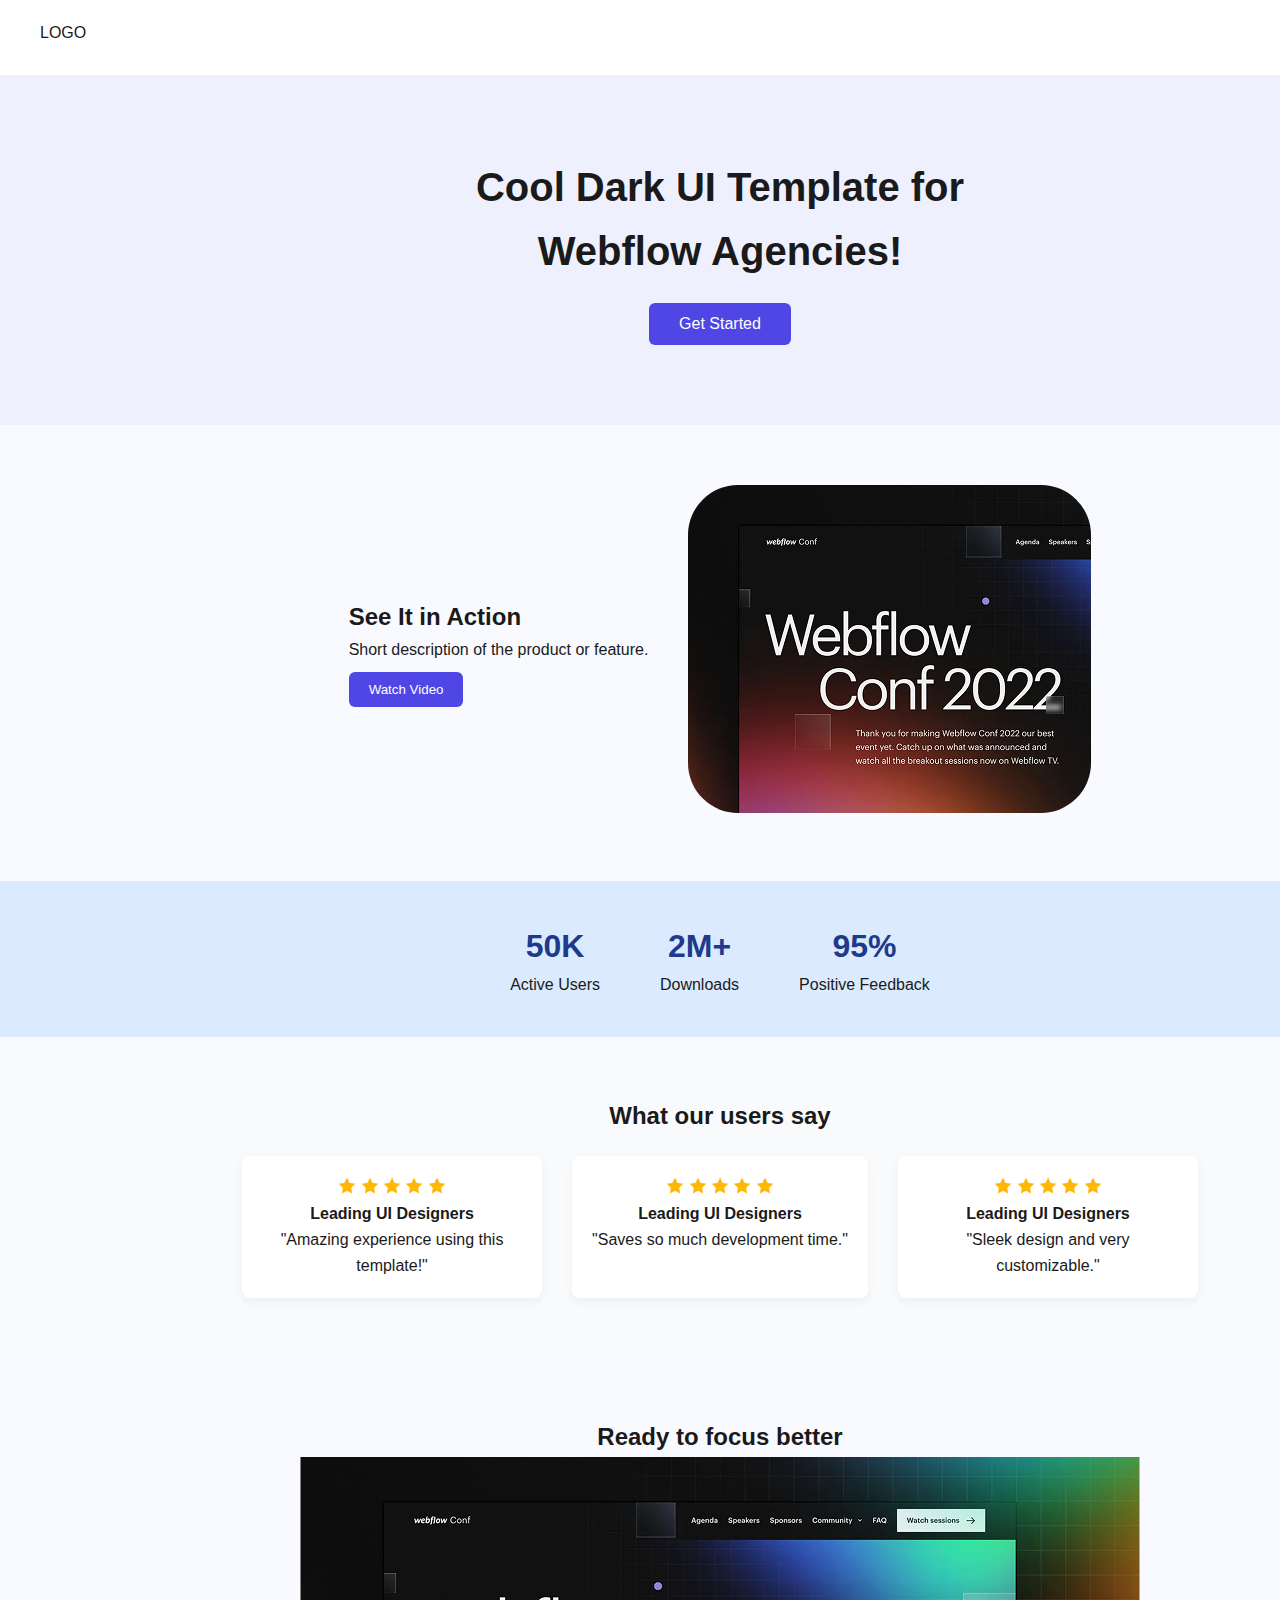
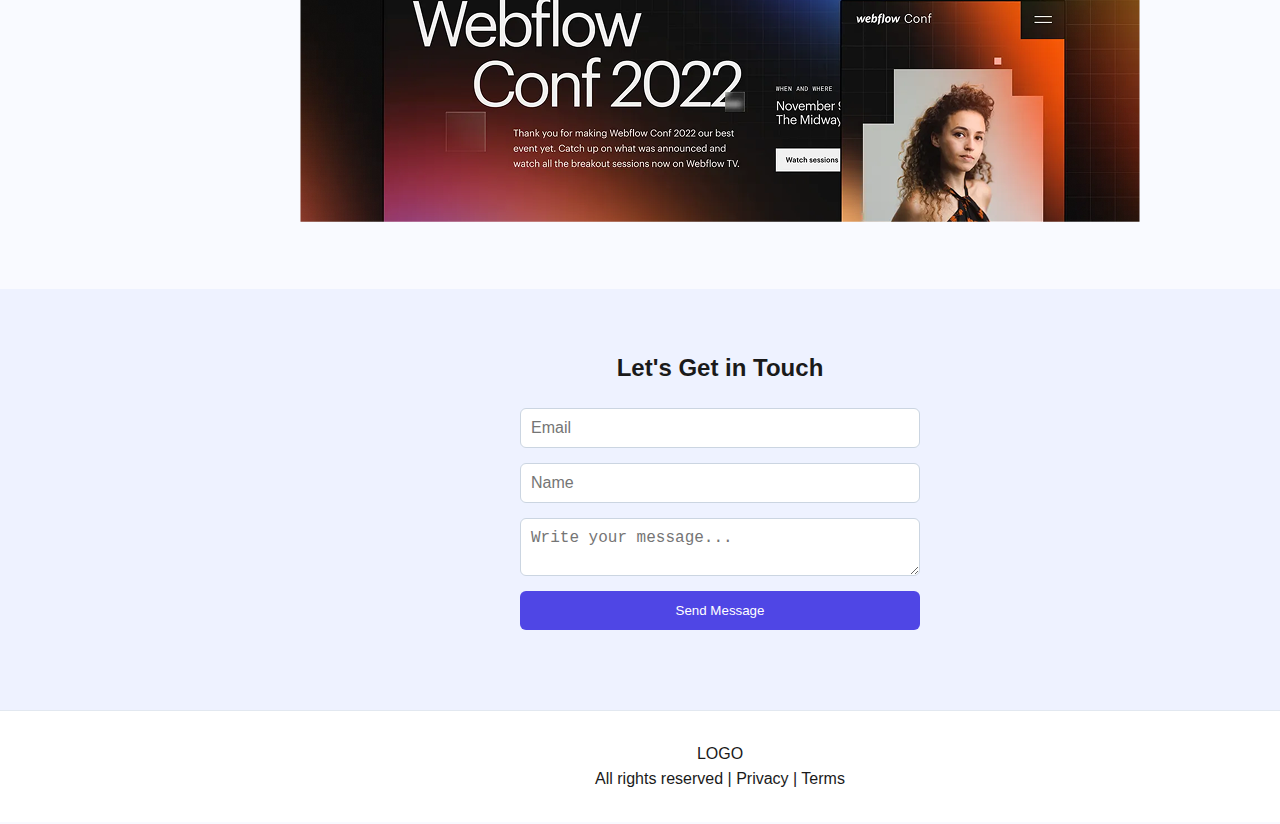
<file: index.html>
<!DOCTYPE html>
<html lang="en">
<head>
  <meta charset="UTF-8" />
  <meta name="viewport" content="width=device-width, initial-scale=1.0"/>
  <title>Webflow Agency Template</title>
  <link rel="stylesheet" href="style.css" />
</head>
<body>
  <header class="navbar">
    <div class="logo">LOGO</div>
    <button class="nav-button my">Sign up</button>
  </header>

  <section class="hero">
    <h1>Cool Dark UI Template for<br>Webflow Agencies!</h1>
    <button class="cta-btn my">Get Started</button>
  </section>

  <section class="video-section">
    <div class="left">
      <h2>See It in Action</h2>
      <p>Short description of the product or feature.</p>
      <button class="video-btn my">Watch Video</button>
    </div>
    <div class="right">
      <img src="./wc-mini.png" alt=""/>
    </div>
  </section>

  <section class="stats">
    <div class="stat-item"><h3>50K</h3><p>Active Users</p></div>
    <div class="stat-item"><h3>2M+</h3><p>Downloads</p></div>
    <div class="stat-item"><h3>95%</h3><p>Positive Feedback</p></div>
  </section>

  <section class="testimonials">
    <h2>What our users say</h2>
    <div class="testimonial-cards">
      <div class="card">
        <p><img src="./icon-star.png" alt=""></p>
        <p><img src="./icon-star.png" alt=""></p>
        <p><img src="./icon-star.png" alt=""></p>
        <p><img src="./icon-star.png" alt=""></p>
        <p><img src="./icon-star.png" alt=""></p>
        <h4>Leading UI Designers</h4>
        <p>"Amazing experience using this template!"</p>
      </div>
      <div class="card">
         <p><img src="./icon-star.png" alt=""></p>
        <p><img src="./icon-star.png" alt=""></p>
        <p><img src="./icon-star.png" alt=""></p>
        <p><img src="./icon-star.png" alt=""></p>
        <p><img src="./icon-star.png" alt=""></p>
        <h4>Leading UI Designers</h4>
        <p>"Saves so much development time."</p>
      </div>
      <div class="card">
         <p><img src="./icon-star.png" alt=""></p>
        <p><img src="./icon-star.png" alt=""></p>
        <p><img src="./icon-star.png" alt=""></p>
        <p><img src="./icon-star.png" alt=""></p>
        <p><img src="./icon-star.png" alt=""></p>
        <h4>Leading UI Designers</h4>
        <p>"Sleek design and very customizable."</p>
      </div>
    </div>
  </section>

  <section class="focus">
    <h2>Ready to focus better</h2>
    <img src="./wc-big.png" alt="" />
  </section>

  <section class="contact">
    <h2>Let's Get in Touch</h2>
    <form>
      <input type="text" placeholder="Email" required />
      <input type="text" placeholder="Name" required />
      <textarea placeholder="Write your message..." required></textarea>
      <button type="submit" class="my">Send Message</button>
    </form>
  </section>

  <footer>
    <div class="footer-logo">LOGO</div>
    <p>All rights reserved | Privacy | Terms</p>
  </footer>
</body>
</html>
</file>
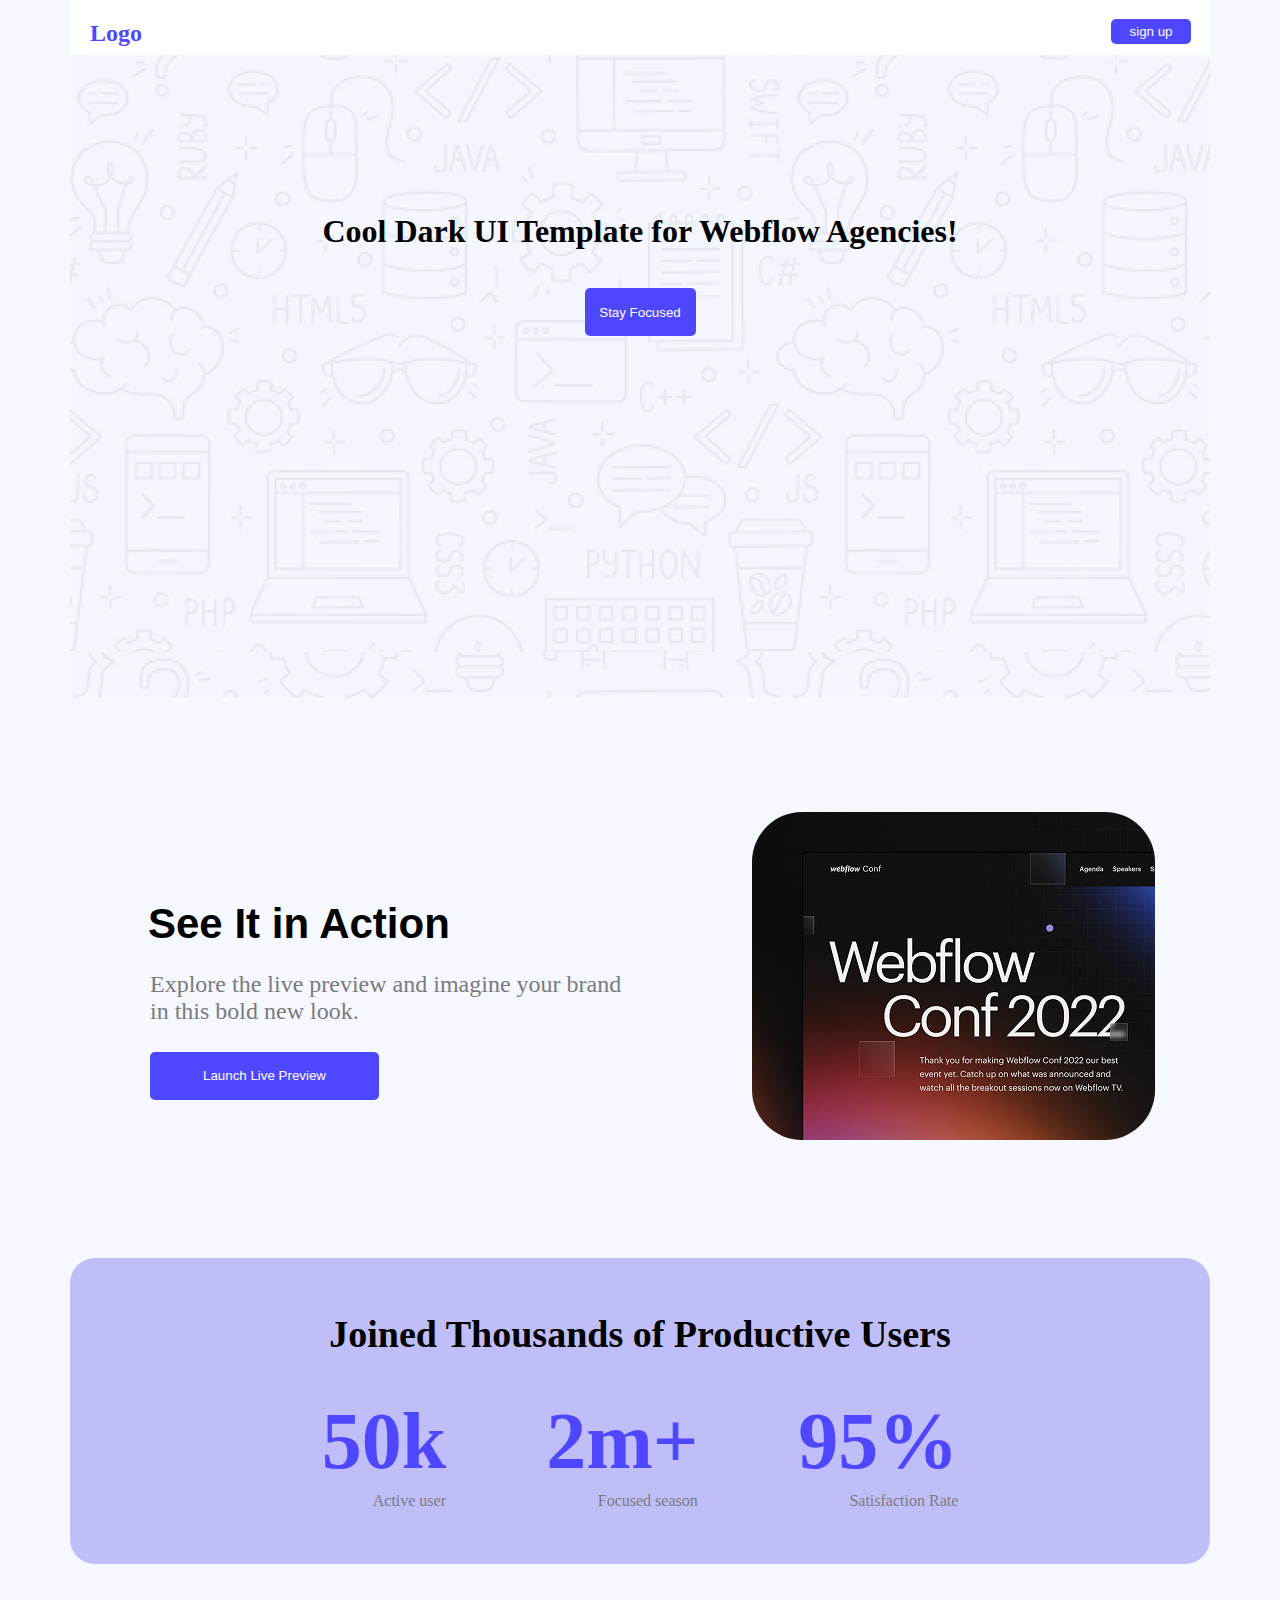
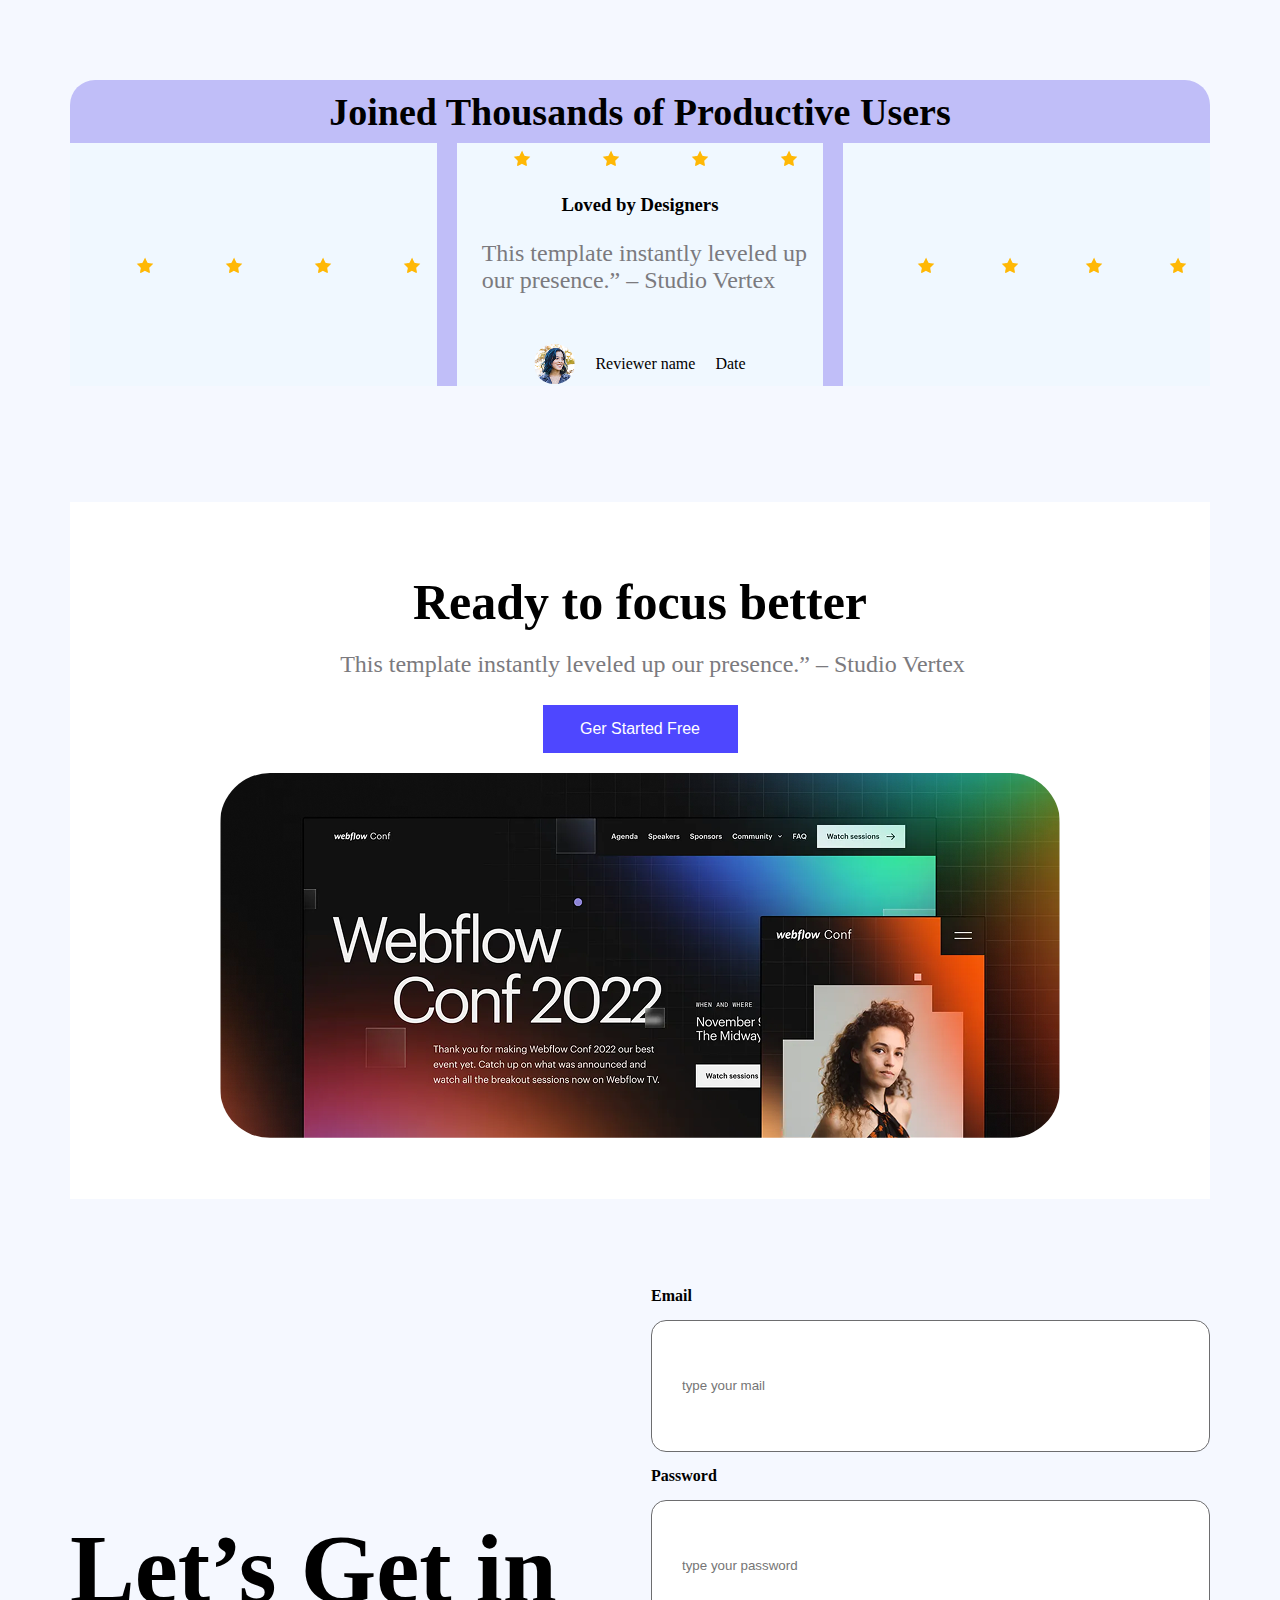
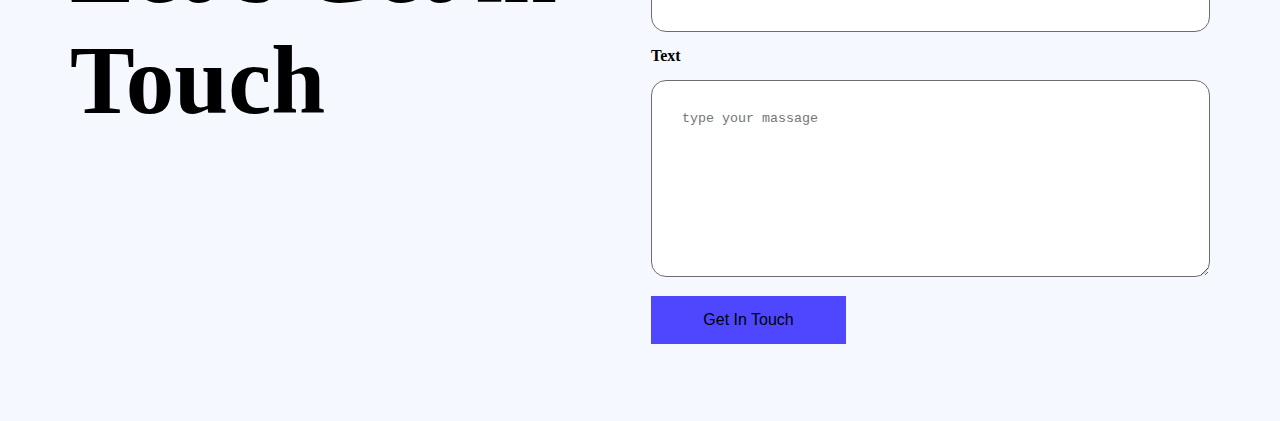
<file: index1.html>
<!DOCTYPE html>
<html lang="en">
<head>
    <meta charset="UTF-8">
    <meta name="viewport" content="width=device-width, initial-scale=1.0">
    <title>Document</title>
    <link rel="stylesheet" href="style1.css">
</head>
<body>
    <header class="header">
    <nav>
        <h2 class="logo">Logo</h2>
        <button class="sign"><a href="https://commicplan.com" target="_blank">sign up</a></button>
    </nav>
    <div class="content">
        <h1>Cool Dark UI Template for Webflow Agencies!</h1>
        <button class="sta signs"><a href="https://commicplan.com" target="_blank">Stay Focused</a></button>
    </div>
    </header>
    <main>
        <div class="image">
            <div class="titel">
                <h2 class="con">See It in Action</h2>
                <p>Explore the live preview and imagine your brand in this bold new look.</p>
                <button class="launch"><a href="https://commicplan.com" target="_blank">Launch Live Preview</a></button>
            </div>
            <div class="imgage">
                <img src="./wc-mini.png" alt="">
            </div>
        </div>
        <div class="container">
            <h2 class="joined">Joined Thousands of Productive Users</h2>
            <div class="count">
                <div class="fiftykay">
                    <span class="kay">50k</span><br>
                    <span class="active">Active user</span>
                </div>
                <div class="twomillion">
                    <span class="kay">2m+</span><br>
                    <span class="active">Focused season</span>
                </div>
                <div class="ninetyfivepercent">
                    <span class="kay">95%</span><br>
                    <span class="active">Satisfaction Rate</span>
                </div>
            </div>
        </div>
        <div class="maincard">
            <h2 class="head">Joined Thousands of Productive Users</h2>
            <div class="card">
                <div class="card1">
                    <div class="active"><img src="./icon-star.png" alt=""></div>
                    <div class="active"><img src="./icon-star.png" alt=""></div>
                    <div class="active"><img src="./icon-star.png" alt=""></div>
                    <div class="active"><img src="./icon-star.png" alt=""></div>            
                </div>

                <div class="card2">
                    <div class="active"><img src="./icon-star.png" alt=""></div>
                    <div class="active"><img src="./icon-star.png" alt=""></div>
                    <div class="active"><img src="./icon-star.png" alt=""></div>
                    <div class="active"><img src="./icon-star.png" alt=""></div><br>
                    <h3>Loved by Designers</h3>
                    <p>This template instantly leveled up our presence.” – Studio Vertex</p>
                    <img src="./avatar.png" alt="">
                    <span class="name">Reviewer name</span>       
                    <span class="dateof">Date</span>
                </div>

                <div class="card3">
                <div class="active"><img src="./icon-star.png" alt=""></div>
                    <div class="active"><img src="./icon-star.png" alt=""></div>
                    <div class="active"><img src="./icon-star.png" alt=""></div>
                    <div class="active"><img src="./icon-star.png" alt=""></div>
                </div>
            </div>
        </div>
        <div class="white">
            <h2 class="whead">Ready to focus better</h2>
            <p>This template instantly leveled up our presence.” – Studio Vertex</p>
            <button class="wbtn"><a href="https://commicplan.com/login" target="_blank">Ger Started Free</a></button>
            <div class="imagd">
                <img src="./wc-big.png" alt="">
            </div>
        </div>
        <div class="forms">
            <div class="headi"><h1>Let’s Get in Touch</h1></div>
            <!-- <div class="box"> -->
                <form action="" method="get">
                <label for="emails"><b>Email</b></label><br>
                <input type="email" placeholder="type your mail" id="emails" required><br>
                <label for="Pass"><b>Password</b></label><br>
                <input type="Password" placeholder="type your password" id="Pass" required><br>
                <label for="test"><b>Text</b></label><br>
                <textarea name="massage" id="test" placeholder="type your massage" required></textarea>
                <button type="submit" class="subm">Get In Touch</button>
            </form>
            <!-- </div> -->
        </div>
    </main>
    <footer>

    </footer>
</body>
</html>
</file>
<file: style.css>
* {
  margin: 0;
  padding: 0;
  box-sizing: border-box;
}
body {
  margin: 0 auto;
  width: 1440px;
  font-family: 'Segoe UI', sans-serif;
  background: #f9faff;
  color: #1a1a1a;
  line-height: 1.6;
}
.navbar {
  display: flex;
  justify-content: space-between;
  padding: 20px 40px;
  background: #fff;
  box-shadow: 0 2px 8px rgba(0,0,0,0.05);
}
.nav-button {
  background: #4f46e5;
  color: white;
  border: none;
  padding: 10px 20px;
  border-radius: 6px;
  cursor: pointer;
}
.hero {
  text-align: center;
  padding: 80px 20px;
  background: #eef1fd;
}
.hero h1 {
  font-size: 2.5rem;
  margin-bottom: 20px;
}
.cta-btn {
  background: #4f46e5;
  color: #fff;
  padding: 12px 30px;
  border: none;
  border-radius: 6px;
  font-size: 1rem;
  cursor: pointer;
}
.video-section {
  display: flex;
  padding: 60px 40px;
  gap: 40px;
  align-items: center;
  justify-content: center;
}
.video-section .left {
  max-width: 400px;
}
.video-btn {
  background: #4f46e5;
  color: #fff;
  border: none;
  padding: 10px 20px;
  margin-top: 10px;
  border-radius: 6px;
}
.stats {
  display: flex;
  justify-content: center;
  gap: 60px;
  background: #dbeafe;
  padding: 40px 20px;
  text-align: center;
}
.stats .stat-item h3 {
  font-size: 2rem;
  color: #1e3a8a;
}
.testimonials {
  padding: 60px 20px;
  background: #f8fafc;
  text-align: center;
}
.testimonial-cards {
  display: flex;
  justify-content: center;
  gap: 30px;
  margin-top: 20px;
}
.card {
  background: white;
  padding: 20px;
  border-radius: 8px;
  box-shadow: 0 4px 10px rgba(0,0,0,0.05);
  max-width: 300px;
}
.focus {
  text-align: center;
  padding: 60px 20px;
}
.contact {
  background: #eef2ff;
  padding: 60px 20px;
  text-align: center;
}
.contact form {
  max-width: 400px;
  margin: 20px auto;
  display: flex;
  flex-direction: column;
  gap: 15px;
}
.contact input, .contact textarea {
  padding: 10px;
  border: 1px solid #cbd5e1;
  border-radius: 6px;
  font-size: 1rem;
}

.contact button {
  background: #4f46e5;
  color: #fff;
  border: none;
  padding: 12px;
  border-radius: 6px;
  cursor: pointer;
}

footer {
  text-align: center;
  padding: 30px;
  background: #fff;
  border-top: 1px solid #e2e8f0;
}
.right img{
    border-radius: 50px;
}
.my:hover{
    background-color: tomato;
    cursor: pointer;
}
.card p{
  display: inline-block;
}
</file>
<file: style1.css>
*{
    border: 0;
    margin: 0;
    padding: 0;
}
body{
    background-color:#F5F8FF;
}
.header{
    width: 1140px;
    height: 698px;
    background-image: url(./Hero-bg.png);
    margin: 0 auto;
}
nav{
    width: 1140px;
    height: 55px;
    background-color: rgb(255, 255, 255);
    display: flex;
    justify-content: space-between;
    margin-bottom: 158px;
}
.sign{
    width: 80px;
    height: 25px;
    background-color: #4E47FF;
    margin: 19px;
    border-radius: 5px;
}
.signs{
    width: 111px;
    height: 48px;
    background-color: #4E47FF;
    margin: 19px;
    border-radius: 5px;
}

.content{
    display: flex;
    justify-content: center;
    flex-direction: column;
    text-align: center;
}
.sta{
    margin: 38px auto;
}
.logo{
    margin: 20px;
    color: #4E47FF;
    font-weight: bold;
}
a{
    color: white;
    text-decoration: none;
}
.image{
    width: 1140px;
    height: 328px;
    display: flex;
    justify-content: space-around;
    margin:0 auto;
    padding-top: 116px;
    align-items: center;
}
img{
    border-radius: 50px;
}
.titel{
    width: 517px;
    height: 203px;
}
.con{
    margin: 23px;
    font-family: sans-serif;
    font-weight: bold;
    font-size: 42px;
}
p{
    color:#7b7a7e;
    font-size: 24px;
    margin-left:25px;
    margin-bottom: 27px;
}
.launch{
    width: 229px;
    height: 48px;
    border-radius: 5px;
    background-color: #4E47FF;
    margin-left:25px;
}
.container{
    width: 1140px;
    height: 306px;
    background-color: #c0bef8;
    display: flex;
    flex-direction: column;
    justify-content: center;
    margin: 116px auto;
    align-items: center;
    border-radius: 25px;
}
.joined{
    display: flex;
    justify-content: center;
    flex-direction: column;
    align-items: center;
    text-align: center;
    font-weight: bold;
    font-size: 38px;
}
.count{
    margin-top: 40px;
    display: flex;
    justify-content: center;
    text-align: center;
}
.kay{
    color: #4E47FF;
    font-size: 80px;
    font-weight: bold;
    margin: 50px;
}
.active{
    color: #7b7a7e;
}
.maincard{
    width: 1140px;
    height: 306px;
    background-color: #c0bef8;
    display: flex;
    flex-direction: column;
    justify-content: center;
    margin: 116px auto;
    align-items: center;
    border-radius: 25px;
}
.head{
    width: 1140px;
    height: 306px;
    display: flex;
    justify-content: center;
    flex-direction: column;
    align-items: center;
    text-align: center;
    font-weight: bold;
    font-size: 38px;
}
.card{
    width: 1140px;
    height: 342px;
    display: flex;
    justify-content:space-between;
    align-items: center;
    gap: 20px;
}
.card1{
    width: 380px;
    height: 243px;
    background-color: aliceblue;
    display: flex;
    justify-content: center;
    gap: 20px;
    align-items: center;
    flex-wrap: wrap;
}
.card2{
    width: 380px;
    height: 243px;
    background-color: aliceblue;
    display: flex;
    justify-content: center;
    gap: 20px;
    align-items: center;
    flex-wrap: wrap;
}
.card3{
    width: 380px;
    height: 243px;
    background-color: aliceblue;
    display: flex;
    justify-content: center;
    gap: 15px;
    align-items: center;
    flex-wrap: wrap;
}
h3{
    display: flex;
    justify-content: center;
    flex-direction: row;
    align-items: center;
}
.active{
    display: inline-block;
    margin-left: 51px;
    margin-top: 5px;
}
h3{
    text-align: left;
}
p{
    text-align: left;
}
.white{
    width: 1140px;
    height: 697px;
    background-color: white;
    /* display: flex;
    justify-content: center; */
    margin: 0 auto;
    text-align: center;
}
.white h2{
    padding-top: 71px;
    font-weight: bold;
    font-size: 50px;
}
.white p{
    margin-top:20px ;
    text-align: center;
}
.wbtn{
    width: 195px;
    height: 48px;
    background-color: #4E47FF;
    margin-bottom: 20px;
    font-weight: 500px;
    font-size: 16px; 
}
.forms{
    min-width: 1140px;
    width: 1140px;
    height: 632px;
    padding-top: 50px; 
    display: flex;
    justify-content: center;
    margin: 80px auto;
    gap: 50px;
    align-items: center;
    padding-top:30px;
}
.forms h1{
    font-weight: bold;
    font-size: 97px;
}
#emails{
    width: 497px;
    height: 70px;
    margin-top:15px;
    padding: 30px;
    border-radius: 15px;
    background-color: white;
    border: 1px solid hsl(240, 1%, 43%);
    margin-bottom: 15px;
}
#Pass{
    width: 497px;
    height: 70px;
    margin-top:15px;
    padding: 30px;
    border-radius: 15px;
    background-color: white;
    border: 1px solid hsl(240, 1%, 43%);
    margin-bottom: 15px;
}
#test{
    width: 497px;
    height: 135px;
    margin-top:15px;
    padding: 30px;
    border-radius: 15px;
    background-color: white;
    border: 1px solid hsl(240, 1%, 43%);
    margin-bottom: 15px;
}
.subm{
    width: 195px;
    height: 48px;
    background-color: #4E47FF;
    margin-bottom: 20px;
    font-weight: 500px;
    font-size: 16px; 
    display: flex;
    justify-content: center;
    align-items: center;
}
.headi h2{
margin-right: 281px;
}
</file>
